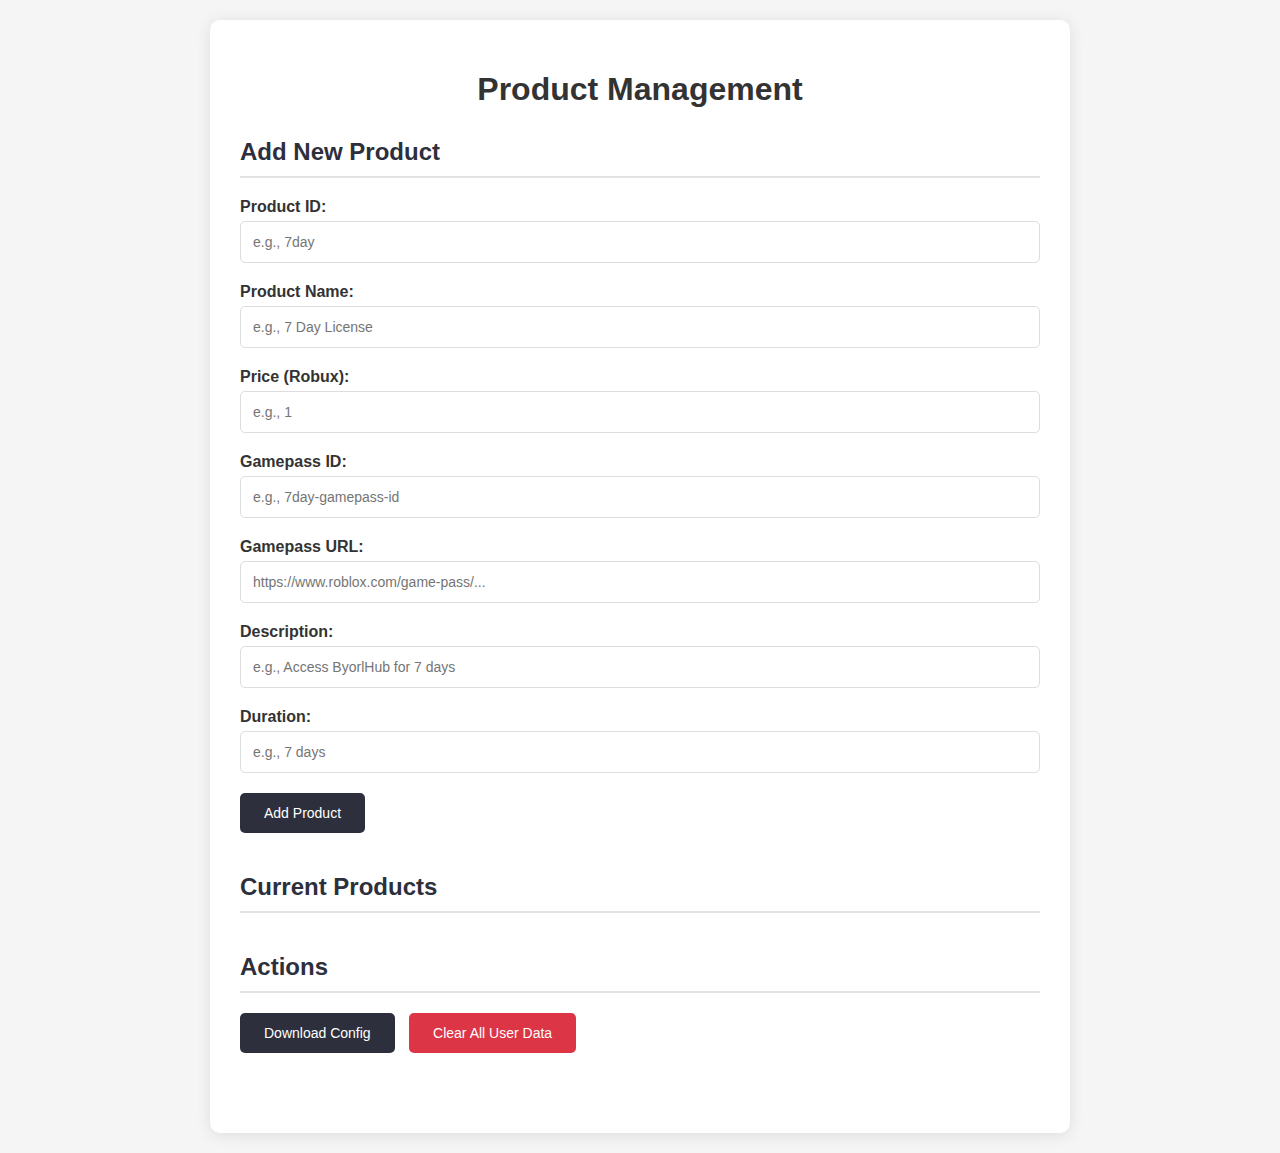
<file: admin.html>
<!DOCTYPE html>
<html lang="en">
<head>
    <meta charset="UTF-8">
    <meta name="viewport" content="width=device-width, initial-scale=1.0">
    <title>ByorlHub Admin - Product Management</title>
    <link rel="stylesheet" href="css/admin.css">
</head>
<body>
    <div class="container">
        <h1>Product Management</h1>
        
        <div class="section">
            <h2>Add New Product</h2>
            <form id="productForm">
                <div class="form-group">
                    <label for="productId">Product ID:</label>
                    <input type="text" id="productId" placeholder="e.g., 7day" required>
                </div>
                
                <div class="form-group">
                    <label for="productName">Product Name:</label>
                    <input type="text" id="productName" placeholder="e.g., 7 Day License" required>
                </div>
                
                <div class="form-group">
                    <label for="productPrice">Price (Robux):</label>
                    <input type="number" id="productPrice" placeholder="e.g., 1" required>
                </div>
                
                <div class="form-group">
                    <label for="gamepassId">Gamepass ID:</label>
                    <input type="text" id="gamepassId" placeholder="e.g., 7day-gamepass-id" required>
                </div>
                
                <div class="form-group">
                    <label for="gamepassUrl">Gamepass URL:</label>
                    <input type="url" id="gamepassUrl" placeholder="https://www.roblox.com/game-pass/..." required>
                </div>
                
                <div class="form-group">
                    <label for="description">Description:</label>
                    <input type="text" id="description" placeholder="e.g., Access ByorlHub for 7 days" required>
                </div>
                
                <div class="form-group">
                    <label for="duration">Duration:</label>
                    <input type="text" id="duration" placeholder="e.g., 7 days" required>
                </div>
                
                <button type="submit">Add Product</button>
            </form>
        </div>
        
        <div class="section">
            <h2>Current Products</h2>
            <div id="productsList">
                <!-- Products will be loaded here -->
            </div>
        </div>
        
        <div class="section">
            <h2>Actions</h2>
            <button onclick="downloadConfig()" class="action-btn">Download Config</button>
            <button onclick="clearUserData()" class="action-btn danger">Clear All User Data</button>
        </div>
    </div>

    <script src="js/admin.js"></script>
</body>
</html>
</file>
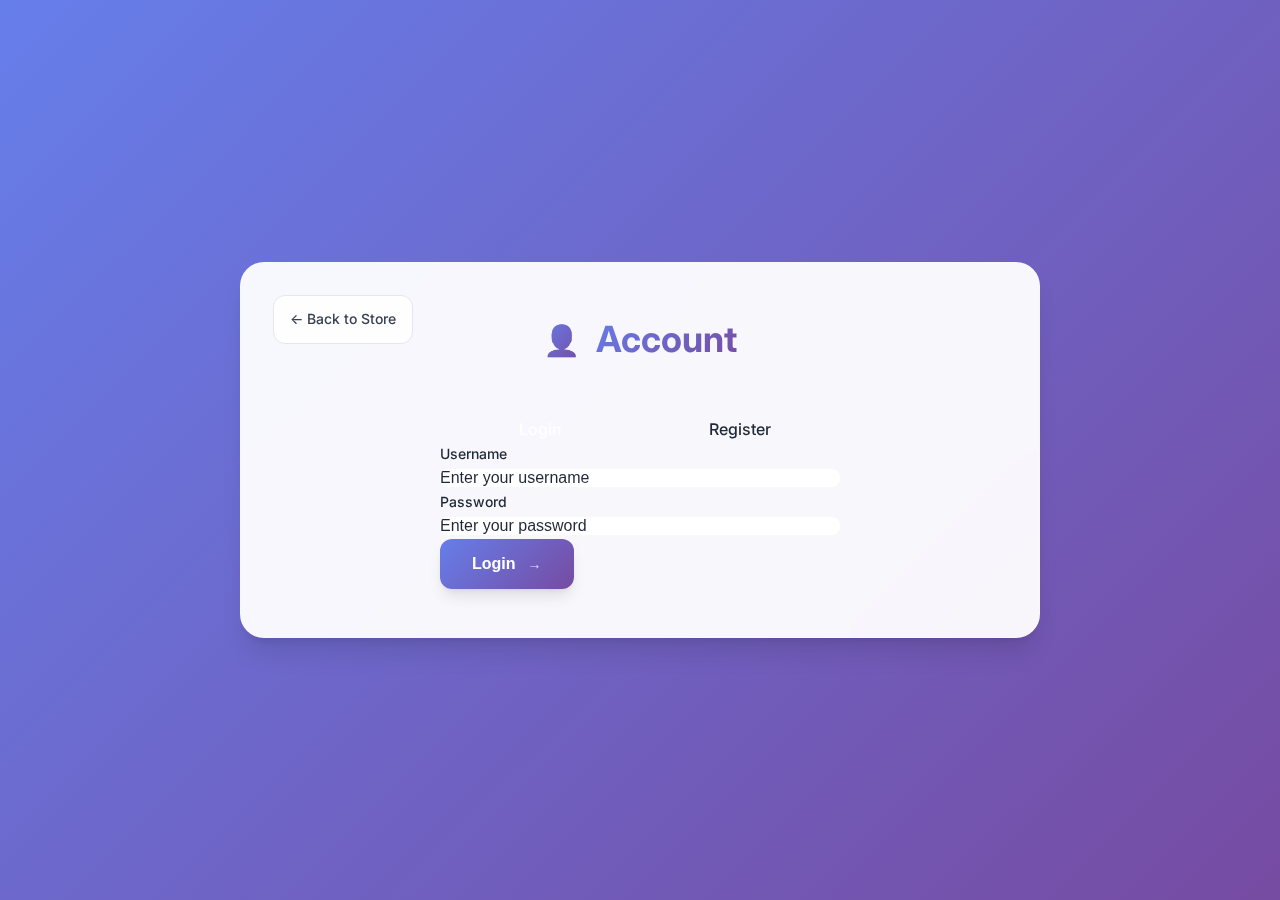
<file: auth.html>
<!DOCTYPE html>
<html lang="en">
<head>
    <meta charset="UTF-8">
    <meta name="viewport" content="width=device-width, initial-scale=1.0">
    <title>ByorlHub - Account</title>
    <link rel="stylesheet" href="css/unified.css">
    <link rel="preconnect" href="https://fonts.googleapis.com">
    <link rel="preconnect" href="https://fonts.gstatic.com" crossorigin>
    <link href="https://fonts.googleapis.com/css2?family=Inter:wght@300;400;500;600;700&display=swap" rel="stylesheet">
    <style>
        .auth-container {
            max-width: 400px;
            margin: 0 auto;
        }
        
        .auth-tabs {
            display: flex;
            margin-bottom: var(--space-6);
            border-radius: var(--radius-lg);
            background: var(--bg-elevated);
            padding: var(--space-1);
        }
        
        .auth-tab {
            flex: 1;
            padding: var(--space-3);
            text-align: center;
            border-radius: var(--radius-md);
            cursor: pointer;
            transition: all 0.2s ease;
            font-weight: 500;
        }
        
        .auth-tab.active {
            background: var(--primary);
            color: white;
        }
        
        .auth-tab:not(.active) {
            color: var(--text-secondary);
        }
        
        .auth-tab:not(.active):hover {
            background: var(--bg-hover);
            color: var(--text-primary);
        }
        
        .auth-form {
            display: none;
        }
        
        .auth-form.active {
            display: block;
        }
        
        .form-group {
            margin-bottom: var(--space-5);
        }
        
        .form-group label {
            display: block;
            font-size: 0.875rem;
            font-weight: 500;
            color: var(--text-secondary);
            margin-bottom: var(--space-2);
        }
        
        .form-group input {
            width: 100%;
            padding: var(--space-3);
            border: 1px solid var(--border-primary);
            border-radius: var(--radius-md);
            font-size: 1rem;
            background: var(--bg-card);
            color: var(--text-primary);
            transition: all 0.2s ease;
        }
        
        .form-group input:focus {
            outline: none;
            border-color: var(--primary);
            box-shadow: 0 0 0 3px rgba(59, 130, 246, 0.1);
        }
        
        .form-group input::placeholder {
            color: var(--text-muted);
        }
        
        .form-group small {
            display: block;
            margin-top: var(--space-1);
            font-size: 0.75rem;
            color: var(--text-muted);
        }
        
        .error-message {
            background: rgba(239, 68, 68, 0.1);
            border: 1px solid rgba(239, 68, 68, 0.3);
            color: var(--danger);
            padding: var(--space-3);
            border-radius: var(--radius-md);
            margin-bottom: var(--space-4);
            font-size: 0.875rem;
        }
        
        .success-message {
            background: rgba(16, 185, 129, 0.1);
            border: 1px solid rgba(16, 185, 129, 0.3);
            color: var(--success);
            padding: var(--space-3);
            border-radius: var(--radius-md);
            margin-bottom: var(--space-4);
            font-size: 0.875rem;
        }
    </style>
</head>
<body>
    <div class="page-wrapper">
        <div class="container">
            <div class="header">
                <div class="logo">
                    <div class="logo-icon">👤</div>
                    <h1>Account</h1>
                </div>
                <div class="back-nav">
                    <a href="index.html" class="back-btn">← Back to Store</a>
                </div>
            </div>
            
            <div class="content">
                <div class="auth-container">
                    <div class="auth-tabs">
                        <div class="auth-tab active" onclick="switchTab('login')">Login</div>
                        <div class="auth-tab" onclick="switchTab('register')">Register</div>
                    </div>
                    
                    <div id="message-container"></div>
                    
                    <!-- Login Form -->
                    <div id="login-form" class="auth-form active">
                        <form onsubmit="handleLogin(event)">
                            <div class="form-group">
                                <label for="login-username">Username</label>
                                <input type="text" id="login-username" placeholder="Enter your username" required>
                            </div>
                            
                            <div class="form-group">
                                <label for="login-password">Password</label>
                                <input type="password" id="login-password" placeholder="Enter your password" required>
                            </div>
                            
                            <button type="submit" class="btn primary-btn" id="login-btn">
                                <span class="btn-text">Login</span>
                                <span class="btn-icon">→</span>
                            </button>
                        </form>
                    </div>
                    
                    <!-- Register Form -->
                    <div id="register-form" class="auth-form">
                        <form onsubmit="handleRegister(event)">
                            <div class="form-group">
                                <label for="register-username">Username</label>
                                <input type="text" id="register-username" placeholder="Choose a username" required>
                                <small>At least 3 characters, letters, numbers, _ and - only</small>
                            </div>
                            
                            <div class="form-group">
                                <label for="register-password">Password</label>
                                <input type="password" id="register-password" placeholder="Choose a password" required>
                                <small>At least 6 characters</small>
                            </div>
                            
                            <div class="form-group">
                                <label for="register-roblox">Roblox Username (Optional)</label>
                                <input type="text" id="register-roblox" placeholder="Your Roblox username">
                                <small>This will be pre-filled when making purchases</small>
                            </div>
                            
                            <button type="submit" class="btn primary-btn" id="register-btn">
                                <span class="btn-text">Create Account</span>
                                <span class="btn-icon">→</span>
                            </button>
                        </form>
                    </div>
                </div>
            </div>
        </div>
    </div>

    <script>
        function switchTab(tab) {
            document.querySelectorAll('.auth-tab').forEach(t => t.classList.remove('active'));
            document.querySelector(`[onclick="switchTab('${tab}')"]`).classList.add('active');
            
            document.querySelectorAll('.auth-form').forEach(f => f.classList.remove('active'));
            document.getElementById(`${tab}-form`).classList.add('active');
            
            document.getElementById('message-container').innerHTML = '';
        }
        
        function showMessage(message, type = 'error') {
            const container = document.getElementById('message-container');
            container.innerHTML = `<div class="${type}-message">${message}</div>`;
        }
        
        async function handleLogin(event) {
            event.preventDefault();
            
            const username = document.getElementById('login-username').value;
            const password = document.getElementById('login-password').value;
            const btn = document.getElementById('login-btn');
            
            btn.disabled = true;
            btn.querySelector('.btn-text').textContent = 'Logging in...';
            
            try {
                const response = await fetch('http://localhost:5000/login', {
                    method: 'POST',
                    headers: {
                        'Content-Type': 'application/json',
                    },
                    credentials: 'include',
                    body: JSON.stringify({ username, password })
                });
                
                const data = await response.json();
                
                if (data.success) {
                    showMessage('Login successful! Redirecting...', 'success');
                    localStorage.setItem('user_data', JSON.stringify(data.user));
                    if (data.auth_token) {
                        localStorage.setItem('auth_token', data.auth_token);
                    }
                    setTimeout(() => {
                        const urlParams = new URLSearchParams(window.location.search);
                        const returnUrl = urlParams.get('return');
                        
                        if (returnUrl) {
                            window.location.href = decodeURIComponent(returnUrl);
                        } else {
                            window.location.href = 'index.html';
                        }
                    }, 1500);
                } else {
                    showMessage(data.error || 'Login failed');
                }
            } catch (error) {
                showMessage('Network error. Please try again.');
            } finally {
                btn.disabled = false;
                btn.querySelector('.btn-text').textContent = 'Login';
            }
        }
        
        async function handleRegister(event) {
            event.preventDefault();
            
            const username = document.getElementById('register-username').value;
            const password = document.getElementById('register-password').value;
            const robloxUsername = document.getElementById('register-roblox').value;
            const btn = document.getElementById('register-btn');
            
            btn.disabled = true;
            btn.querySelector('.btn-text').textContent = 'Creating Account...';
            
            try {
                const response = await fetch('http://localhost:5000/register', {
                    method: 'POST',
                    headers: {
                        'Content-Type': 'application/json',
                    },
                    body: JSON.stringify({ 
                        username, 
                        password, 
                        roblox_username: robloxUsername 
                    })
                });
                
                const data = await response.json();
                
                if (data.success) {
                    showMessage('Account created successfully! You can now login.', 'success');
                    setTimeout(() => {
                        switchTab('login');
                        document.getElementById('login-username').value = username;
                    }, 1500);
                } else {
                    showMessage(data.error || 'Registration failed');
                }
            } catch (error) {
                showMessage('Network error. Please try again.');
            } finally {
                btn.disabled = false;
                btn.querySelector('.btn-text').textContent = 'Create Account';
            }
        }
    </script>
</body>
</html>
</file>
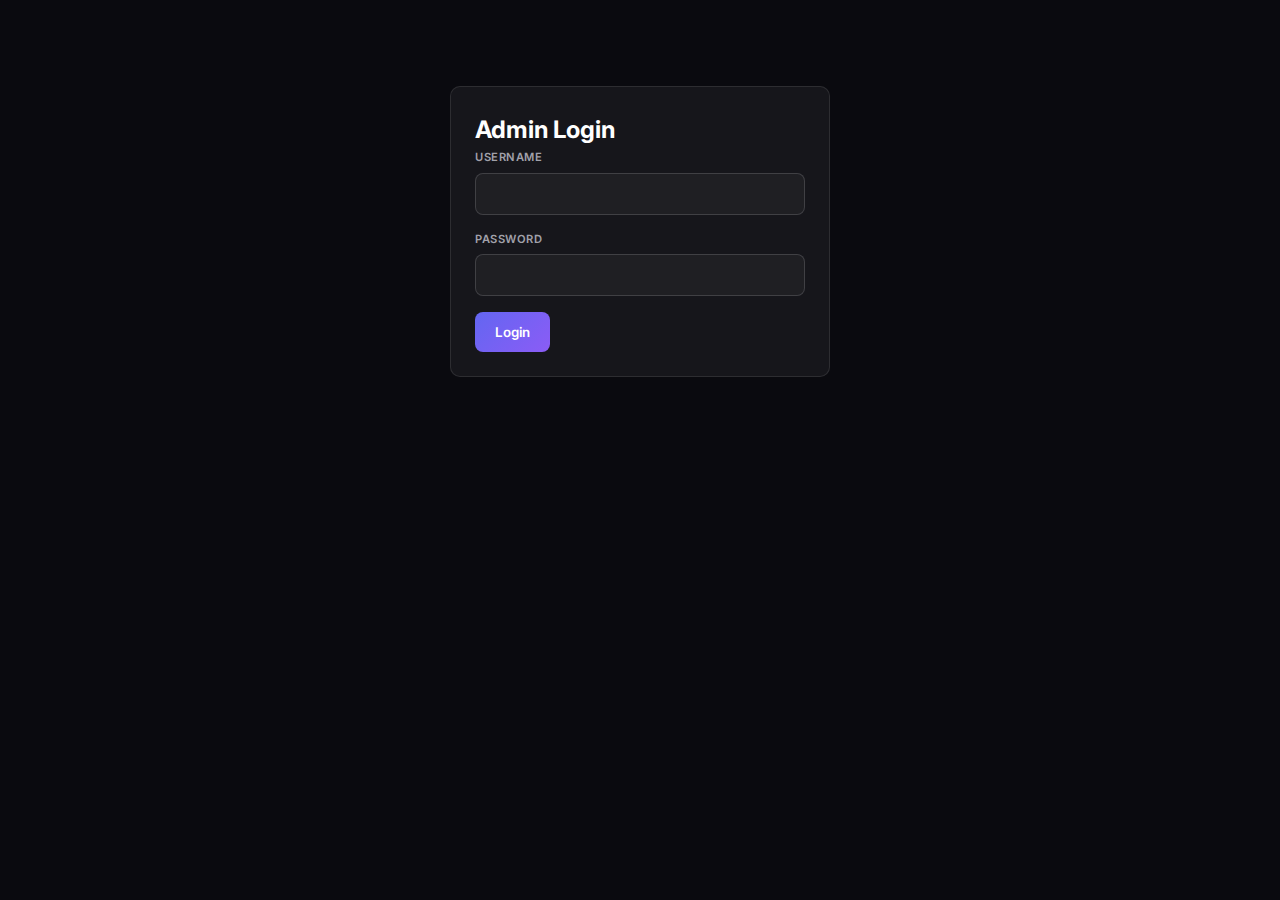
<file: UdDWCvNNrGAL7FPTOJgvcLxUJhOE4JVt.html>
<!DOCTYPE html>
<html lang="en">
<head>
<meta charset="UTF-8" />
<meta name="viewport" content="width=device-width,initial-scale=1.0" />
<title>Admin Panel</title>
<link rel="preconnect" href="https://fonts.googleapis.com">
<link rel="preconnect" href="https://fonts.gstatic.com" crossorigin>
<link href="https://fonts.googleapis.com/css2?family=Inter:wght@400;500;600;700&display=swap" rel="stylesheet">
<link rel="stylesheet" href="css/site.css">
<style>
body { font-family: 'Inter', sans-serif; background:#0a0a0f; color:#fff; margin:0; }
.container { max-width:1200px; margin:0 auto; padding:2rem; }
.card { background:rgba(255,255,255,0.05); border:1px solid rgba(255,255,255,0.1); border-radius:10px; padding:1.5rem; margin-bottom:1.5rem; }
.hidden { display:none !important; }
input, button { font-family:inherit; }
input { width:100%; padding:0.75rem 1rem; border-radius:8px; border:1px solid rgba(255,255,255,0.15); background:rgba(255,255,255,0.04); color:#fff; }
input:focus { outline:none; border-color:#6366f1; }
button { background:linear-gradient(135deg,#6366f1,#8b5cf6); color:#fff; border:none; padding:0.75rem 1.25rem; border-radius:8px; font-weight:600; cursor:pointer; transition:.2s; }
button:hover { transform:translateY(-2px); box-shadow:0 8px 20px rgba(99,102,241,.35); }
.table-wrapper { overflow-x:auto; }
table { width:100%; border-collapse:collapse; }
th, td { padding:0.75rem 0.75rem; text-align:left; font-size:0.85rem; }
th { background:rgba(255,255,255,0.08); font-weight:600; letter-spacing:.5px; }
tr { border-bottom:1px solid rgba(255,255,255,0.08); }
tr:last-child { border-bottom:none; }
.badge { display:inline-block; padding:0.25rem 0.5rem; border-radius:6px; font-size:0.65rem; background:rgba(99,102,241,0.15); color:#6366f1; font-weight:600; letter-spacing:.5px; }
.actions button { background:#1e1f29; border:1px solid rgba(255,255,255,0.15); padding:0.4rem 0.75rem; font-size:0.7rem; border-radius:6px; margin-right:0.4rem; }
.actions button.view { border-color:#6366f1; color:#6366f1; }
.actions button.delete { border-color:#ef4444; color:#ef4444; }
.actions button:hover { background:#272938; }
.header { display:flex; align-items:center; justify-content:space-between; margin-bottom:1.25rem; }
.status { font-size:0.8rem; color:#a1a1aa; }
.flex { display:flex; gap:1rem; }
.toast-container { position:fixed; top:1rem; right:1rem; z-index:1000; width:300px; }
.toast { background:#181b29; border-left:4px solid #6366f1; padding:0.75rem 0.9rem; margin-bottom:0.75rem; border-radius:8px; font-size:0.75rem; line-height:1.3; opacity:0; transform:translateY(10px); animation:fadeIn .4s forwards; }
.toast.error { border-color:#ef4444; }
.toast.success { border-color:#22c55e; }
@keyframes fadeIn { to { opacity:1; transform:translateY(0);} }
#login-form { max-width:380px; margin:6vh auto 0 auto; }
label { font-size:0.7rem; text-transform:uppercase; letter-spacing:.5px; font-weight:600; color:#a1a1aa; display:block; margin-bottom:0.35rem; }
pre { background:#11141d; padding:1rem; border-radius:8px; max-height:400px; overflow:auto; font-size:0.7rem; }
.split { display:grid; grid-template-columns:1fr 340px; gap:1.5rem; }
@media (max-width: 1100px){ .split { grid-template-columns:1fr; } }
</style>
</head>
<body>
<div class="toast-container" id="toast-container"></div>
<div id="login-view" class="container">
  <div class="card" id="login-form">
    <h2 style="margin-top:0;">Admin Login</h2>
    <div style="margin-bottom:1rem;">
      <label>Username</label>
      <input id="admin-username" type="text" autocomplete="off" />
    </div>
    <div style="margin-bottom:1rem;">
      <label>Password</label>
      <input id="admin-password" type="password" />
    </div>
    <button id="admin-login-btn">Login</button>
  </div>
</div>
<div id="panel-view" class="container hidden">
  <div class="header">
    <h1 style="margin:0;font-size:1.4rem;">Accounts</h1>
    <div style="display:flex;gap:.5rem;align-items:center;">
      <button id="refresh-btn" style="background:#1e1f29;border:1px solid rgba(255,255,255,.15);">Refresh</button>
      <button id="admin-logout-btn" style="background:#272b37;border:1px solid rgba(255,255,255,.18);">Logout</button>
    </div>
  </div>
  <div class="split">
    <div class="card" id="accounts-section">
      <div class="table-wrapper">
        <table id="accounts-table">
          <thead>
            <tr>
              <th>User</th>
              <th>Roblox</th>
              <th>Purchases</th>
              <th>Created</th>
              <th>Last Login</th>
              <th></th>
            </tr>
          </thead>
          <tbody></tbody>
        </table>
      </div>
    </div>
    <div class="card" id="detail-section" style="display:flex;flex-direction:column;min-height:400px;">
      <div style="display:flex;align-items:center;justify-content:space-between;margin-bottom:.75rem;gap:.75rem;flex-wrap:wrap;">
        <h3 style="margin:0;font-size:1rem;letter-spacing:.5px;">Account Detail</h3>
        <div id="detail-meta-actions" style="display:none;gap:.4rem;align-items:center;">
          <button id="detail-refresh" style="background:#1e1f29;border:1px solid rgba(255,255,255,.15);font-size:.65rem;padding:.45rem .7rem;">Refresh</button>
          <button id="detail-close" style="background:#272b37;border:1px solid rgba(255,255,255,.18);font-size:.65rem;padding:.45rem .7rem;">Clear</button>
        </div>
      </div>
      <div id="detail-placeholder" style="font-size:0.75rem;color:#a1a1aa;">Select an account to view details...</div>
      <div id="detail-content" class="hidden" style="display:flex;flex-direction:column;gap:.9rem;flex:1;min-height:0;">
        <div id="detail-summary" style="display:grid;grid-template-columns:repeat(auto-fit,minmax(140px,1fr));gap:.6rem;font-size:.65rem;"></div>
        <div id="detail-purchases-wrapper" style="flex:1;min-height:0;display:flex;flex-direction:column;">
          <div style="display:flex;align-items:center;justify-content:space-between;margin-bottom:.4rem;">
            <div style="font-size:.65rem;letter-spacing:.5px;text-transform:uppercase;color:#a1a1aa;">Purchase History</div>
            <div id="detail-purchase-count" style="font-size:.6rem;color:#6366f1;font-weight:600;"></div>
          </div>
          <div class="detail-purchase-table-container" style="position:relative;flex:1;min-height:0;border:1px solid rgba(255,255,255,0.08);border-radius:8px;overflow:hidden;">
            <table id="detail-purchase-table" style="width:100%;border-collapse:collapse;font-size:.6rem;">
              <thead style="position:sticky;top:0;z-index:5;background:rgba(30,32,45,0.85);backdrop-filter:blur(6px);">
                <tr>
                  <th style="padding:.45rem .55rem;text-align:left;font-weight:600;">Date</th>
                  <th style="padding:.45rem .55rem;text-align:left;font-weight:600;">Product</th>
                  <th style="padding:.45rem .55rem;text-align:left;font-weight:600;">Key</th>
                  <th style="padding:.45rem .55rem;text-align:left;font-weight:600;">Price</th>
                  <th style="padding:.45rem .55rem;text-align:left;font-weight:600;">Txn ID</th>
                </tr>
              </thead>
              <tbody></tbody>
            </table>
            <div id="detail-purchase-empty" style="display:none;padding:1.2rem .9rem;text-align:center;font-size:.65rem;opacity:.6;">No purchases</div>
          </div>
        </div>
      </div>
    </div>
  </div>
</div>
<script src="js/admin.js" defer></script>
</body>
</html>
</file>
<file: css/admin.css>
body {
    font-family: 'Arial', sans-serif;
    background-color: #f5f5f5;
    margin: 0;
    padding: 20px;
}

.container {
    max-width: 800px;
    margin: 0 auto;
    background-color: white;
    padding: 30px;
    border-radius: 10px;
    box-shadow: 0 2px 15px rgba(0, 0, 0, 0.1);
}

h1 {
    color: #333;
    text-align: center;
    margin-bottom: 30px;
}

h2 {
    color: #2D2F3C;
    border-bottom: 2px solid #E2E2E2;
    padding-bottom: 10px;
}

.section {
    margin-bottom: 40px;
}

.form-group {
    margin-bottom: 20px;
}

.form-group label {
    display: block;
    margin-bottom: 5px;
    color: #333;
    font-weight: bold;
}

.form-group input {
    width: 100%;
    padding: 12px;
    border: 1px solid #ddd;
    border-radius: 5px;
    font-size: 14px;
    box-sizing: border-box;
}

.form-group input:focus {
    border-color: #2D2F3C;
    outline: none;
}

button {
    background-color: #2D2F3C;
    color: white;
    padding: 12px 24px;
    border: none;
    border-radius: 5px;
    cursor: pointer;
    font-size: 14px;
    transition: background-color 0.3s;
}

button:hover {
    background-color: #1F2129;
}

.action-btn {
    margin-right: 10px;
    margin-bottom: 10px;
}

.danger {
    background-color: #dc3545;
}

.danger:hover {
    background-color: #c82333;
}

.product-item {
    background-color: #f8f9fa;
    border: 1px solid #dee2e6;
    border-radius: 5px;
    padding: 15px;
    margin-bottom: 15px;
}

.product-item h3 {
    margin: 0 0 10px 0;
    color: #2D2F3C;
}

.product-item p {
    margin: 5px 0;
    color: #666;
}

.product-item .price {
    font-weight: bold;
    color: #28a745;
}

.delete-btn {
    background-color: #dc3545;
    padding: 8px 16px;
    font-size: 12px;
    margin-top: 10px;
}

.delete-btn:hover {
    background-color: #c82333;
}

.success {
    background-color: #d4edda;
    border: 1px solid #c3e6cb;
    color: #155724;
    padding: 12px;
    border-radius: 5px;
    margin-bottom: 20px;
}

.error {
    background-color: #f8d7da;
    border: 1px solid #f5c6cb;
    color: #721c24;
    padding: 12px;
    border-radius: 5px;
    margin-bottom: 20px;
}
</file>
<file: css/unified.css>
:root {
    --primary-color: #6366f1;
    --primary-hover: #5b5cf6;
    --primary-light: #e0e7ff;
    --secondary-color: #8b5cf6;
    --success-color: #10b981;
    --success-hover: #059669;
    --warning-color: #f59e0b;
    --danger-color: #ef4444;
    --danger-hover: #dc2626;
    
    --gray-50: #f9fafb;
    --gray-100: #f3f4f6;
    --gray-200: #e5e7eb;
    --gray-300: #d1d5db;
    --gray-400: #9ca3af;
    --gray-500: #6b7280;
    --gray-600: #4b5563;
    --gray-700: #374151;
    --gray-800: #1f2937;
    --gray-900: #111827;
    
    --bg-primary: #ffffff;
    --bg-secondary: #f8fafc;
    --bg-gradient: linear-gradient(135deg, #667eea 0%, #764ba2 100%);
    --bg-card: rgba(255, 255, 255, 0.95);
    
    --shadow-sm: 0 1px 2px 0 rgb(0 0 0 / 0.05);
    --shadow-md: 0 4px 6px -1px rgb(0 0 0 / 0.1), 0 2px 4px -2px rgb(0 0 0 / 0.1);
    --shadow-lg: 0 10px 15px -3px rgb(0 0 0 / 0.1), 0 4px 6px -4px rgb(0 0 0 / 0.1);
    --shadow-xl: 0 20px 25px -5px rgb(0 0 0 / 0.1), 0 8px 10px -6px rgb(0 0 0 / 0.1);
    
    --radius-sm: 0.375rem;
    --radius-md: 0.5rem;
    --radius-lg: 0.75rem;
    --radius-xl: 1rem;
    --radius-2xl: 1.5rem;
    
    --space-xs: 0.5rem;
    --space-sm: 0.75rem;
    --space-md: 1rem;
    --space-lg: 1.5rem;
    --space-xl: 2rem;
    --space-2xl: 3rem;
    
    --font-family: 'Inter', -apple-system, BlinkMacSystemFont, 'Segoe UI', Roboto, sans-serif;
    --font-size-xs: 0.75rem;
    --font-size-sm: 0.875rem;
    --font-size-base: 1rem;
    --font-size-lg: 1.125rem;
    --font-size-xl: 1.25rem;
    --font-size-2xl: 1.5rem;
    --font-size-3xl: 1.875rem;
    --font-size-4xl: 2.25rem;
}

* {
    margin: 0;
    padding: 0;
    box-sizing: border-box;
}

body {
    font-family: var(--font-family);
    font-size: var(--font-size-base);
    line-height: 1.6;
    color: var(--gray-800);
    background: var(--bg-gradient);
    min-height: 100vh;
    -webkit-font-smoothing: antialiased;
    -moz-osx-font-smoothing: grayscale;
}

.page-wrapper {
    min-height: 100vh;
    display: flex;
    align-items: center;
    justify-content: center;
    padding: var(--space-lg);
}

.container {
    width: 100%;
    max-width: 800px;
    background: var(--bg-card);
    backdrop-filter: blur(20px);
    border-radius: var(--radius-2xl);
    box-shadow: var(--shadow-xl);
    border: 1px solid rgba(255, 255, 255, 0.2);
    overflow: hidden;
}

.header {
    padding: var(--space-2xl) var(--space-2xl) var(--space-xl);
    text-align: center;
    position: relative;
}

.logo {
    display: flex;
    align-items: center;
    justify-content: center;
    gap: var(--space-md);
    margin-bottom: var(--space-md);
}

.logo-icon {
    font-size: var(--font-size-3xl);
    background: var(--bg-gradient);
    -webkit-background-clip: text;
    -webkit-text-fill-color: transparent;
    background-clip: text;
}

.logo h1 {
    font-size: var(--font-size-4xl);
    font-weight: 700;
    background: var(--bg-gradient);
    -webkit-background-clip: text;
    -webkit-text-fill-color: transparent;
    background-clip: text;
}

.subtitle {
    font-size: var(--font-size-lg);
    color: var(--gray-600);
    font-weight: 400;
}

.back-nav {
    position: absolute;
    top: var(--space-xl);
    left: var(--space-xl);
}

.back-btn {
    display: inline-flex;
    align-items: center;
    gap: var(--space-xs);
    padding: var(--space-sm) var(--space-md);
    background: rgba(255, 255, 255, 0.8);
    border: 1px solid var(--gray-200);
    border-radius: var(--radius-lg);
    color: var(--gray-700);
    text-decoration: none;
    font-size: var(--font-size-sm);
    font-weight: 500;
    transition: all 0.2s ease;
}

.back-btn:hover {
    background: var(--bg-primary);
    border-color: var(--gray-300);
    transform: translateY(-1px);
    box-shadow: var(--shadow-md);
}

.content {
    padding: 0 var(--space-2xl) var(--space-2xl);
}

.products-grid {
    display: grid;
    grid-template-columns: repeat(auto-fit, minmax(320px, 1fr));
    gap: var(--space-2xl);
    margin-bottom: var(--space-xl);
    max-width: 800px;
    margin-left: auto;
    margin-right: auto;
}

.product-item {
    background: var(--bg-primary);
    border: 2px solid var(--gray-200);
    border-radius: var(--radius-2xl);
    padding: 0;
    text-align: center;
    transition: all 0.3s ease;
    position: relative;
    overflow: hidden;
    box-shadow: var(--shadow-lg);
}

.product-item::before {
    content: '';
    position: absolute;
    top: 0;
    left: -100%;
    width: 100%;
    height: 100%;
    background: linear-gradient(90deg, transparent, rgba(255, 255, 255, 0.4), transparent);
    transition: left 0.5s ease;
}

.product-item:hover::before {
    left: 100%;
}

.product-item:hover {
    border-color: var(--primary-color);
    transform: translateY(-8px);
    box-shadow: var(--shadow-xl);
}

.product-item.out-of-stock {
    opacity: 0.7;
    border-color: var(--gray-300);
}

.product-item.out-of-stock:hover {
    transform: translateY(-2px);
    border-color: var(--gray-300);
    box-shadow: var(--shadow-lg);
}

.product-item.low-stock {
    border-color: var(--warning-color);
}

.product-item.low-stock:hover {
    border-color: var(--warning-color);
}

.product-header {
    background: linear-gradient(135deg, var(--gray-50) 0%, var(--gray-100) 100%);
    padding: var(--space-xl) var(--space-lg) var(--space-lg);
    border-bottom: 1px solid var(--gray-200);
}

.product-name {
    font-size: var(--font-size-2xl);
    font-weight: 700;
    color: var(--gray-900);
    margin-bottom: var(--space-sm);
    line-height: 1.2;
}

.product-duration {
    font-size: var(--font-size-sm);
    color: var(--gray-600);
    font-weight: 500;
    text-transform: uppercase;
    letter-spacing: 0.05em;
}

.product-body {
    padding: var(--space-xl) var(--space-lg);
}

.price-section {
    margin-bottom: var(--space-xl);
}

.price-label {
    font-size: var(--font-size-sm);
    color: var(--gray-600);
    font-weight: 500;
    margin-bottom: var(--space-sm);
    text-transform: uppercase;
    letter-spacing: 0.05em;
}

.price-box {
    display: inline-flex;
    align-items: center;
    gap: var(--space-sm);
    background: linear-gradient(135deg, #fef3c7 0%, #fde68a 100%);
    padding: var(--space-md) var(--space-xl);
    border-radius: var(--radius-2xl);
    box-shadow: var(--shadow-sm);
    border: 2px solid #f59e0b;
}

.robux-icon {
    width: 24px;
    height: 24px;
    filter: drop-shadow(0 1px 2px rgba(0, 0, 0, 0.1));
}

.price {
    font-size: var(--font-size-2xl);
    font-weight: 700;
    color: #92400e;
    text-shadow: 0 1px 2px rgba(255, 255, 255, 0.8);
}

.stock-section {
    margin-bottom: var(--space-xl);
}

.stock-label {
    font-size: var(--font-size-sm);
    color: var(--gray-600);
    font-weight: 500;
    margin-bottom: var(--space-sm);
    text-transform: uppercase;
    letter-spacing: 0.05em;
}

.stock-indicator {
    display: inline-flex;
    align-items: center;
    gap: var(--space-sm);
    padding: var(--space-sm) var(--space-lg);
    border-radius: var(--radius-xl);
    font-size: var(--font-size-sm);
    font-weight: 600;
    text-transform: uppercase;
    letter-spacing: 0.05em;
    box-shadow: var(--shadow-sm);
}

.stock-indicator.in-stock {
    background: linear-gradient(135deg, var(--success-color) 0%, #059669 100%);
    color: white;
}

.stock-indicator.low-stock {
    background: linear-gradient(135deg, var(--warning-color) 0%, #d97706 100%);
    color: white;
}

.stock-indicator.out-of-stock {
    background: linear-gradient(135deg, var(--danger-color) 0%, var(--danger-hover) 100%);
    color: white;
}

.stock-icon {
    font-size: var(--font-size-sm);
}

.product-footer {
    padding: 0 var(--space-lg) var(--space-xl);
}

.product-item .btn {
    width: 100%;
    padding: var(--space-lg) var(--space-xl);
    font-size: var(--font-size-lg);
    font-weight: 600;
    border-radius: var(--radius-xl);
}

.product-item .btn:disabled {
    background: linear-gradient(135deg, var(--gray-400) 0%, var(--gray-500) 100%);
    color: white;
    cursor: not-allowed;
}

.product-item .btn:disabled:hover {
    transform: none;
    box-shadow: var(--shadow-sm);
}

.btn {
    display: inline-flex;
    align-items: center;
    justify-content: center;
    gap: var(--space-sm);
    padding: var(--space-md) var(--space-xl);
    border: none;
    border-radius: var(--radius-lg);
    font-size: var(--font-size-base);
    font-weight: 600;
    text-decoration: none;
    cursor: pointer;
    transition: all 0.2s ease;
    position: relative;
    overflow: hidden;
    min-height: 48px;
}

.btn::before {
    content: '';
    position: absolute;
    top: 0;
    left: -100%;
    width: 100%;
    height: 100%;
    background: linear-gradient(90deg, transparent, rgba(255, 255, 255, 0.2), transparent);
    transition: left 0.5s ease;
}

.btn:hover::before {
    left: 100%;
}

.primary-btn {
    background: var(--bg-gradient);
    color: white;
    box-shadow: var(--shadow-lg);
}

.primary-btn:hover {
    transform: translateY(-2px);
    box-shadow: var(--shadow-xl);
}

.primary-btn:active {
    transform: translateY(0);
}

.success-btn {
    background: var(--success-color);
    color: white;
    box-shadow: var(--shadow-md);
}

.success-btn:hover {
    background: var(--success-hover);
    transform: translateY(-1px);
}

.btn:disabled {
    background: var(--gray-400);
    cursor: not-allowed;
    transform: none;
}

.btn:disabled:hover {
    transform: none;
    box-shadow: var(--shadow-sm);
}

.btn-text {
    display: block;
}

.btn-icon {
    font-size: var(--font-size-sm);
    opacity: 0.8;
}

.purchase-form {
    background: var(--bg-primary);
    border: 1px solid var(--gray-200);
    border-radius: var(--radius-xl);
    padding: var(--space-xl);
    margin-bottom: var(--space-xl);
}

.form-group {
    margin-bottom: var(--space-lg);
}

.form-group label {
    display: block;
    font-size: var(--font-size-sm);
    font-weight: 500;
    color: var(--gray-700);
    margin-bottom: var(--space-sm);
}

.form-group input {
    width: 100%;
    padding: var(--space-md);
    border: 2px solid var(--gray-200);
    border-radius: var(--radius-lg);
    font-size: var(--font-size-base);
    background: var(--bg-primary);
    transition: all 0.2s ease;
}

.form-group input:focus {
    outline: none;
    border-color: var(--primary-color);
    box-shadow: 0 0 0 3px rgba(99, 102, 241, 0.1);
}

.form-group input::placeholder {
    color: var(--gray-400);
}

.product-info-card {
    background: var(--bg-primary);
    border: 1px solid var(--gray-200);
    border-radius: var(--radius-xl);
    padding: var(--space-xl);
    margin-bottom: var(--space-xl);
    text-align: center;
}

.key-container {
    background: linear-gradient(135deg, #f0fdf4 0%, #dcfce7 100%);
    border: 2px solid var(--success-color);
    border-radius: var(--radius-xl);
    padding: var(--space-xl);
    text-align: center;
}

.key-display label {
    display: block;
    font-size: var(--font-size-sm);
    font-weight: 600;
    color: var(--success-color);
    margin-bottom: var(--space-sm);
    text-transform: uppercase;
    letter-spacing: 0.05em;
}

.key-display input {
    width: 100%;
    padding: var(--space-lg);
    border: 2px solid var(--success-color);
    border-radius: var(--radius-lg);
    font-size: var(--font-size-lg);
    font-weight: 600;
    text-align: center;
    background: var(--bg-primary);
    color: var(--gray-900);
    margin-bottom: var(--space-lg);
}

.status-container {
    margin: var(--space-xl) 0;
}

.status-container p {
    margin-bottom: var(--space-md);
    padding: var(--space-md);
    border-radius: var(--radius-lg);
    background: var(--gray-50);
    border: 1px solid var(--gray-200);
}

.loading {
    display: inline-block;
    width: 20px;
    height: 20px;
    border: 2px solid var(--gray-300);
    border-radius: 50%;
    border-top-color: var(--primary-color);
    animation: spin 1s linear infinite;
}

@keyframes spin {
    to { transform: rotate(360deg); }
}

.loading-container {
    text-align: center;
    padding: var(--space-2xl);
    color: var(--gray-600);
}

.manual-check-container {
    background: linear-gradient(135deg, #eff6ff 0%, #dbeafe 100%);
    border: 2px solid var(--primary-color);
    border-radius: var(--radius-xl);
    padding: var(--space-xl);
    text-align: center;
    margin: var(--space-xl) 0;
}

.manual-check-btn {
    background: var(--primary-color) !important;
    color: white !important;
}

.manual-check-btn:hover {
    background: var(--primary-hover) !important;
}

.waiting-pulse {
    animation: pulse 2s infinite;
}

@keyframes pulse {
    0%, 100% {
        box-shadow: 0 0 0 0 rgba(99, 102, 241, 0.7);
    }
    50% {
        box-shadow: 0 0 0 10px rgba(99, 102, 241, 0);
    }
}

.footer {
    padding: var(--space-xl) var(--space-2xl);
    text-align: center;
    border-top: 1px solid var(--gray-200);
    background: rgba(255, 255, 255, 0.5);
}

.footer p {
    font-size: var(--font-size-sm);
    color: var(--gray-500);
    font-weight: 500;
}

@media (max-width: 768px) {
    .page-wrapper {
        padding: var(--space-md);
    }
    
    .container {
        max-width: 100%;
    }
    
    .header {
        padding: var(--space-xl) var(--space-lg) var(--space-lg);
    }
    
    .content {
        padding: 0 var(--space-lg) var(--space-xl);
    }
    
    .logo h1 {
        font-size: var(--font-size-3xl);
    }
    
    .products-grid {
        grid-template-columns: 1fr;
        gap: var(--space-xl);
        max-width: 400px;
    }
    
    .product-header {
        padding: var(--space-lg) var(--space-md) var(--space-md);
    }
    
    .product-body {
        padding: var(--space-lg) var(--space-md);
    }
    
    .product-footer {
        padding: 0 var(--space-md) var(--space-lg);
    }
    
    .product-name {
        font-size: var(--font-size-xl);
    }
    
    .price {
        font-size: var(--font-size-xl);
    }
    
    .purchase-form {
        padding: var(--space-lg);
    }
    
    .back-nav {
        position: static;
        margin-bottom: var(--space-lg);
    }
}

@media (max-width: 480px) {
    .page-wrapper {
        padding: var(--space-sm);
    }
    
    .header {
        padding: var(--space-lg) var(--space-md) var(--space-md);
    }
    
    .content {
        padding: 0 var(--space-md) var(--space-lg);
    }
    
    .logo {
        flex-direction: column;
        gap: var(--space-sm);
    }
    
    .logo h1 {
        font-size: var(--font-size-2xl);
    }
    
    .btn {
        padding: var(--space-md) var(--space-lg);
        font-size: var(--font-size-sm);
    }
}

.product-item {
    animation: fadeInUp 0.6s ease forwards;
}

.product-item:nth-child(2) {
    animation-delay: 0.15s;
}

.product-item:nth-child(3) {
    animation-delay: 0.3s;
}

@keyframes fadeInUp {
    from {
        opacity: 0;
        transform: translateY(30px);
    }
    to {
        opacity: 1;
        transform: translateY(0);
    }
}

.price-box {
    transition: all 0.3s ease;
}

.product-item:hover .price-box {
    transform: scale(1.05);
    box-shadow: var(--shadow-md);
}

.stock-indicator {
    transition: all 0.3s ease;
}

.product-item:hover .stock-indicator {
    transform: scale(1.05);
}

.stock-indicator.low-stock {
    animation: lowStockPulse 2s infinite;
}

@keyframes lowStockPulse {
    0%, 100% {
        box-shadow: 0 0 0 0 rgba(245, 158, 11, 0.4);
    }
    50% {
        box-shadow: 0 0 0 8px rgba(245, 158, 11, 0);
    }
}

.product-item::after {
    content: '';
    position: absolute;
    top: 0;
    left: 0;
    right: 0;
    bottom: 0;
    background: linear-gradient(135deg, rgba(99, 102, 241, 0.02) 0%, rgba(139, 92, 246, 0.02) 100%);
    pointer-events: none;
    opacity: 0;
    transition: opacity 0.3s ease;
}

.product-item:hover::after {
    opacity: 1;
}

.text-center { text-align: center; }
.text-left { text-align: left; }
.text-right { text-align: right; }

.mb-sm { margin-bottom: var(--space-sm); }
.mb-md { margin-bottom: var(--space-md); }
.mb-lg { margin-bottom: var(--space-lg); }
.mb-xl { margin-bottom: var(--space-xl); }

.mt-sm { margin-top: var(--space-sm); }
.mt-md { margin-top: var(--space-md); }
.mt-lg { margin-top: var(--space-lg); }
.mt-xl { margin-top: var(--space-xl); }
</file>
<file: css/site.css>
* { margin:0; padding:0; box-sizing:border-box; }
body { background:#0a0a0f; color:#ffffff; font-family:'Inter',sans-serif; line-height:1.6; min-height:100vh; }
.navbar { background:rgba(15,15,25,.95); backdrop-filter:blur(10px); border-bottom:1px solid rgba(255,255,255,.1); padding:1rem 0; position:sticky; top:0; z-index:100; }
.nav-container { max-width:1200px; margin:0 auto; display:flex; justify-content:space-between; align-items:center; padding:0 1rem 0 3rem; }
.logo { display:flex; align-items:center; gap:.75rem; font-size:1.5rem; font-weight:700; color:#fff; }
.logo-icon { width:32px; height:32px; border-radius:8px; display:flex; align-items:center; justify-content:center; }
.logo-icon img { width:24px; height:24px; }
.nav-links { display:flex; align-items:center; gap:2rem; padding-right:2rem; }
.nav-link { color:#a1a1aa; text-decoration:none; font-weight:500; transition:color .2s; }
.nav-link:hover { color:#fff; }
.auth-btn { background:linear-gradient(135deg,#6366f1,#8b5cf6); color:#fff; padding:.5rem 1.5rem; border-radius:8px; text-decoration:none; font-weight:600; transition:.2s; }
.auth-btn:hover { transform:translateY(-1px); box-shadow:0 4px 12px rgba(99,102,241,.4); }
.products-section { max-width:1200px; margin:0 auto; padding:2rem; }
.section-title { font-size:2rem; font-weight:700; text-align:center; margin-bottom:2rem; color:#fff; }
.search-container { max-width:500px; margin:0 auto 3rem; position:relative; }
.search-bar { width:100%; padding:1rem 1rem 1rem 3rem; background:rgba(15,15,25,.8); border:1px solid rgba(255,255,255,.1); border-radius:12px; color:#fff; font-size:1rem; transition:.2s; backdrop-filter:blur(10px); }
.search-bar:hover { border-color:rgba(99,102,241,.3); }
.search-bar:focus { outline:none; border-color:#6366f1; box-shadow:0 0 0 3px rgba(99,102,241,.1); background:rgba(15,15,25,.95); }
.search-bar::placeholder { color:#a1a1aa; }
.search-icon { position:absolute; left:1rem; top:50%; transform:translateY(-50%); color:#a1a1aa; font-size:1.1rem; pointer-events:none; }
.search-results-info { text-align:center; margin-bottom:1rem; color:#a1a1aa; font-size:.9rem; }
.no-results { text-align:center; padding:3rem; color:#a1a1aa; }
.no-results h3 { color:#fff; margin-bottom:.5rem; }
.products-container { display:grid; grid-template-columns:repeat(4, 1fr); gap:1.5rem; max-width:1200px; margin:0 auto; }
.product-card { background:rgba(15,15,25,.8); border:1px solid rgba(255,255,255,.1); border-radius:8px; padding:.5rem; transition:.2s; position:relative; overflow:hidden; display:flex; flex-direction:column; width:324px; }
.product-card::before { content:''; position:absolute; top:0; left:0; right:0; height:2px; background:linear-gradient(90deg,#6366f1,#8b5cf6); }
.product-card:hover { transform:translateY(-2px); border-color:rgba(99,102,241,.3); box-shadow:0 8px 32px rgba(0,0,0,.3); }
.product-image-section { width:100%; height:172px; position:relative; background:linear-gradient(135deg,rgba(99,102,241,.1),rgba(139,92,246,.1)); display:flex; align-items:center; justify-content:center; border-radius:6px; overflow:hidden; }
.image-carousel { width:100%; height:100%; position:relative; overflow:hidden; }
.carousel-image { width:100%; height:100%; object-fit:contain; position:absolute; opacity:0; transition:opacity .3s ease; }
.carousel-image.active { opacity:1; }
.product-title { font-size:1.25rem; margin:.5rem 0; text-align:center; color:#fff; font-weight:600; flex:1; }
.product-price-stock-row { display:flex; justify-content:space-between; align-items:end; margin:.5rem 0; }
.product-price { display:flex; align-items:center; gap:.25rem; font-size:1.125rem; }
.price-label { color:#a1a1aa; font-weight:400; }
.price-value { color:#6366f1; display:flex; align-items:center; justify-content:center; gap:.25rem; }
.robux-icon { width:14px; height:14px; }
.product-stock { font-size:.75rem; padding:.25rem .5rem; border-radius:6px; }
.product-stock.in-stock { background:rgba(34,197,94,.15); color:#22c55e; }
.product-stock.out-of-stock { background:rgba(239,68,68,.15); color:#ef4444; }
.purchase-btn { width:100%; background:linear-gradient(135deg,#6366f1,#8b5cf6); color:#fff; border:none; padding:.5rem; border-radius:6px; font-weight:500; font-size:1rem; cursor:pointer; transition:.2s; margin-top:.5rem; position:relative; overflow:hidden; }
.purchase-btn:hover { transform:translateY(-2px); box-shadow:0 8px 25px rgba(99,102,241,.4); }
.purchase-btn::before { content:''; position:absolute; top:0; left:-100%; width:100%; height:100%; background:linear-gradient(90deg,transparent,rgba(255,255,255,.2),transparent); transition:left .5s; }
.purchase-btn:hover::before { left:100%; }
.loading-spinner { width:40px; height:40px; border:3px solid rgba(255,255,255,.1); border-top:3px solid #6366f1; border-radius:50%; animation:spin 1s linear infinite; margin:0 auto 1rem; }
@keyframes spin {0%{transform:rotate(0deg);}100%{transform:rotate(360deg);}}
.user-info { display:flex; align-items:center; gap:1rem; }
.logout-btn { background:rgba(239,68,68,.1); color:#ef4444; border:1px solid rgba(239,68,68,.2); padding:.5rem 1rem; border-radius:6px; font-size:.85rem; cursor:pointer; transition:.2s; }
.logout-btn:hover { background:rgba(239,68,68,.2); }
.history-link { background:rgba(99,102,241,.12); color:#6366f1; padding:.5rem 1rem; border-radius:6px; font-size:.8rem; text-decoration:none; font-weight:500; border:1px solid rgba(99,102,241,.3); transition:.2s; display:inline-block; }
.history-link:hover { background:rgba(99,102,241,.2); color:#ffffff; border-color:rgba(99,102,241,.5); text-decoration:none; }
.featured-section { max-width:1200px; margin:0 auto; padding:3rem 2rem 2rem; }
.featured-title { font-size:3rem; font-weight:800; color:#fff; margin-bottom:2rem; text-align:center; background:linear-gradient(135deg,#fff,#a1a1aa); -webkit-background-clip:text; -webkit-text-fill-color:transparent; background-clip:text; }
.featured-carousel { position:relative; width:100%; overflow:hidden; }
.featured-slides { display:flex; transition:transform .5s ease; }
.featured-slide { min-width:100%; padding:0 .5rem; }
.featured-card { width:100%; max-width:800px; height:300px; position:relative; margin:0 auto; border-radius:8px; overflow:hidden; border:1px solid rgba(255,255,255,.1); cursor:pointer; transition:.2s; }
.featured-card:hover { transform:translateY(-2px); box-shadow:0 8px 32px rgba(0,0,0,.3); }
.featured-image { position:absolute; top:0; left:0; width:100%; height:100%; object-fit:cover; z-index:10; }
.featured-overlay { position:absolute; top:0; left:0; width:100%; height:100%; background:linear-gradient(135deg,rgba(10,10,10,.8) 0%, rgba(10,10,10,.4) 50%, transparent 100%); z-index:20; }
.featured-price-badge { position:absolute; top:1rem; right:1rem; background:rgba(0,0,0,.8); backdrop-filter:blur(10px); border:1px solid rgba(99,102,241,.3); padding:.75rem 1rem; border-radius:8px; z-index:30; min-width:120px; text-align:center; }
.featured-price-label { color:#a1a1aa; font-size:.75rem; margin-bottom:.25rem; text-transform:uppercase; letter-spacing:.5px; }
.featured-price-value { color:#fff; font-size:1.25rem; font-weight:700; display:flex; align-items:center; justify-content:center; gap:.25rem; }
.featured-content { position:absolute; bottom:1rem; left:1rem; max-width:500px; z-index:30; }
.featured-product-title { color:#fff; font-size:1.5rem; font-weight:600; margin-bottom:.5rem; }
.featured-description { color:#a1a1aa; font-size:.875rem; margin-bottom:1rem; line-height:1.4; }
.featured-purchase-btn { background:linear-gradient(135deg,#6366f1,#8b5cf6); color:#fff; border:none; padding:.5rem 1rem; border-radius:6px; font-weight:500; cursor:pointer; transition:.2s; }
.featured-purchase-btn:hover { background:linear-gradient(135deg,#5855eb,#7c3aed); }
.carousel-dots { display:flex; justify-content:center; gap:.5rem; margin-top:1rem; }
.carousel-dot { width:8px; height:8px; border-radius:50%; background:rgba(255,255,255,.3); cursor:pointer; transition:.2s; }
.carousel-dot.active { background:#6366f1; }
.skeleton { position:relative; overflow:hidden; background:linear-gradient(90deg,#1e1e25 0%,#292933 40%,#1e1e25 80%); background-size:200% 100%; animation:skeleton-shimmer 1.2s ease-in-out infinite; }
@keyframes skeleton-shimmer {0%{background-position:200% 0;}100%{background-position:-200% 0;}}
.skeleton-text { height:14px; border-radius:4px; margin:.35rem 0; }
.skeleton-image { width:100%; height:172px; border-radius:6px; }
.product-card.skeleton-card { padding:.75rem; }
@media (max-width:768px){ .featured-title{font-size:2rem;} .featured-card{height:250px;} .featured-price-badge{top:.5rem; right:.5rem; padding:.5rem .75rem;} .featured-content{bottom:.5rem; left:.5rem; max-width:300px;} .nav-container{padding:0 1rem;} .search-container{max-width:90%; margin:0 auto 2rem;} .search-bar{font-size:.9rem; padding:.875rem .875rem .875rem 2.5rem;} .search-icon{left:.875rem; font-size:1rem;} .search-bar::placeholder{font-size:.85rem;} }
.toast-container{position:fixed;top:1rem;right:1rem;display:flex;flex-direction:column;gap:.5rem;z-index:9999;}
.toast{min-width:240px;max-width:320px;background:rgba(20,20,28,.95);border:1px solid rgba(255,255,255,.12);border-radius:8px;padding:.75rem 1rem;color:#fff;font-size:.85rem;line-height:1.3;display:flex;align-items:flex-start;gap:.75rem;box-shadow:0 8px 24px -4px rgba(0,0,0,.5);animation:toast-in .35s ease;}
.toast-error{border-color:rgba(239,68,68,.4);background:linear-gradient(135deg,rgba(239,68,68,.15),rgba(139,92,246,.08));}
.toast-success{border-color:rgba(34,197,94,.4);background:linear-gradient(135deg,rgba(34,197,94,.15),rgba(99,102,241,.08));}
.toast-close{margin-left:auto;background:transparent;border:none;color:#a1a1aa;font-size:.9rem;cursor:pointer;padding:.25rem;}
.toast-close:hover{color:#fff;}
@keyframes toast-in{0%{opacity:0;transform:translateY(-6px) scale(.95);}100%{opacity:1;transform:translateY(0) scale(1);}}
@keyframes toast-out{0%{opacity:1;transform:translateY(0) scale(1);}100%{opacity:0;transform:translateY(-4px) scale(.95);}}
</file>
